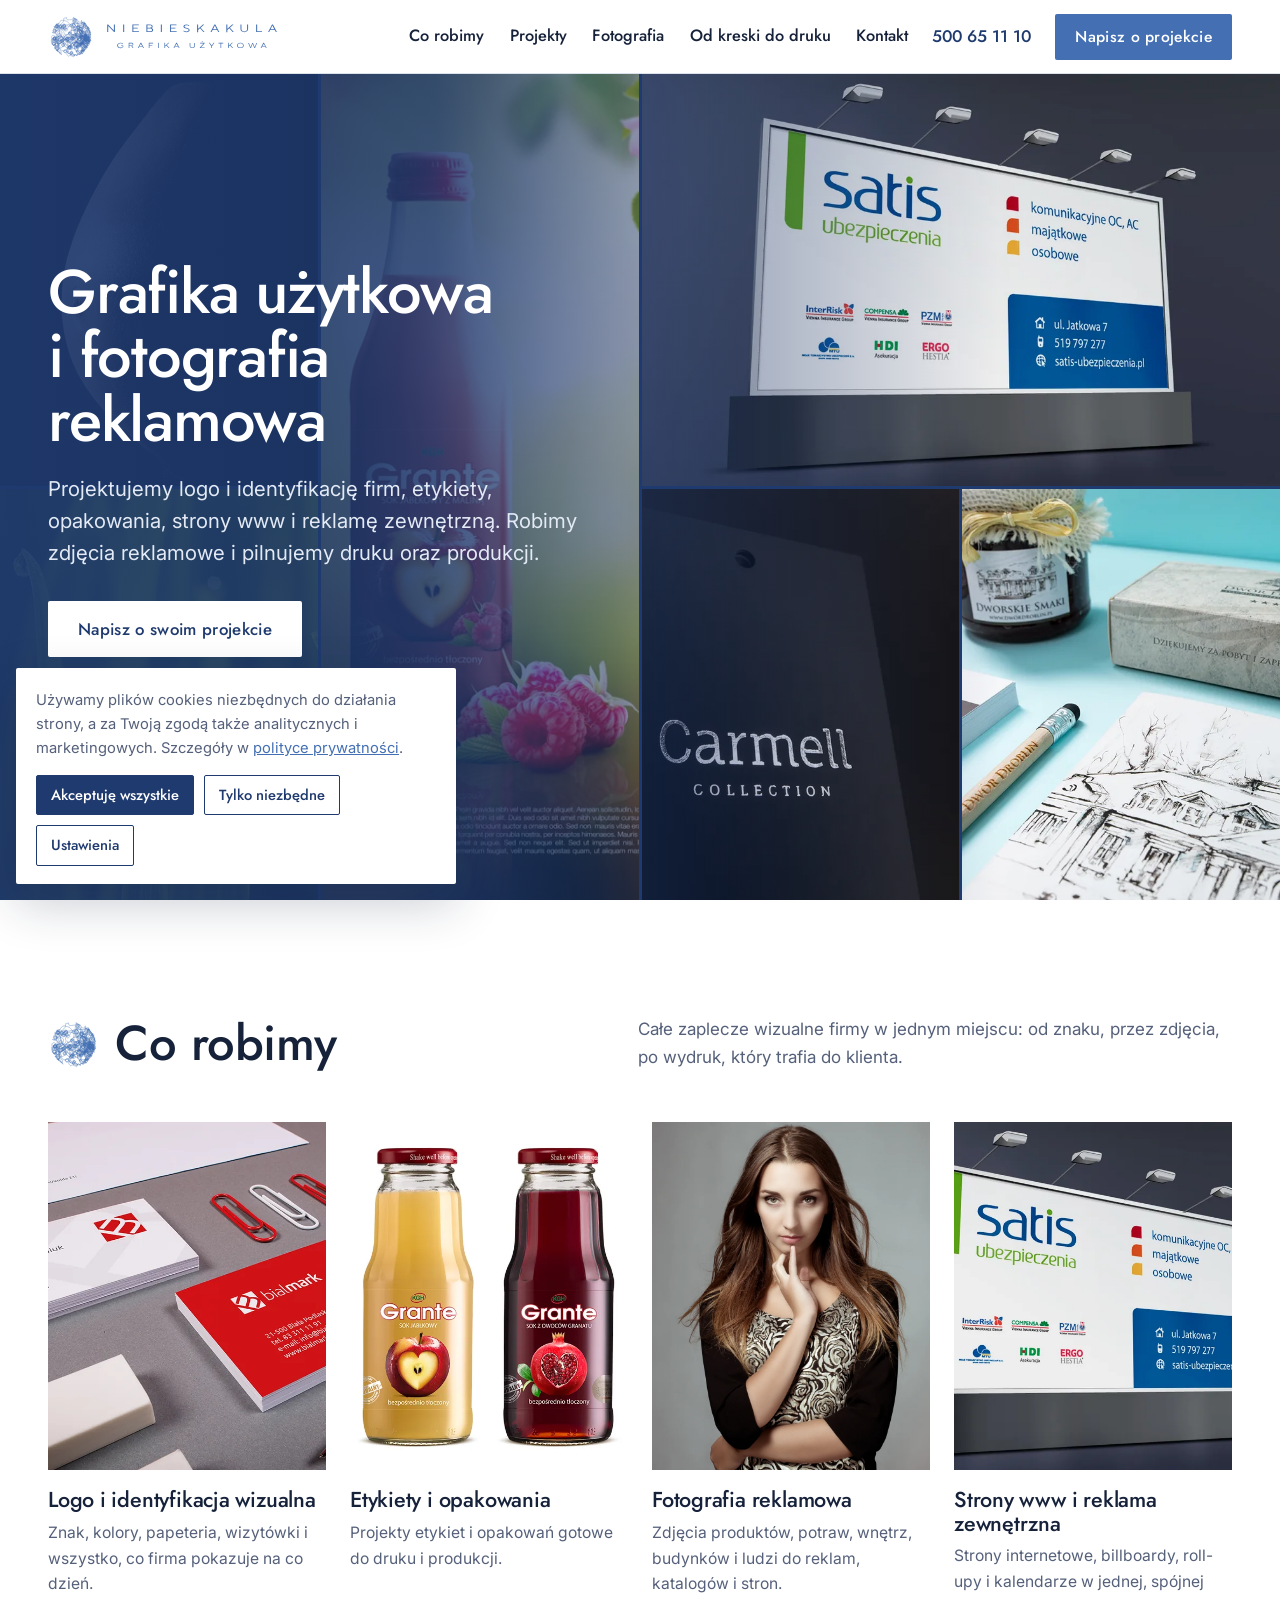
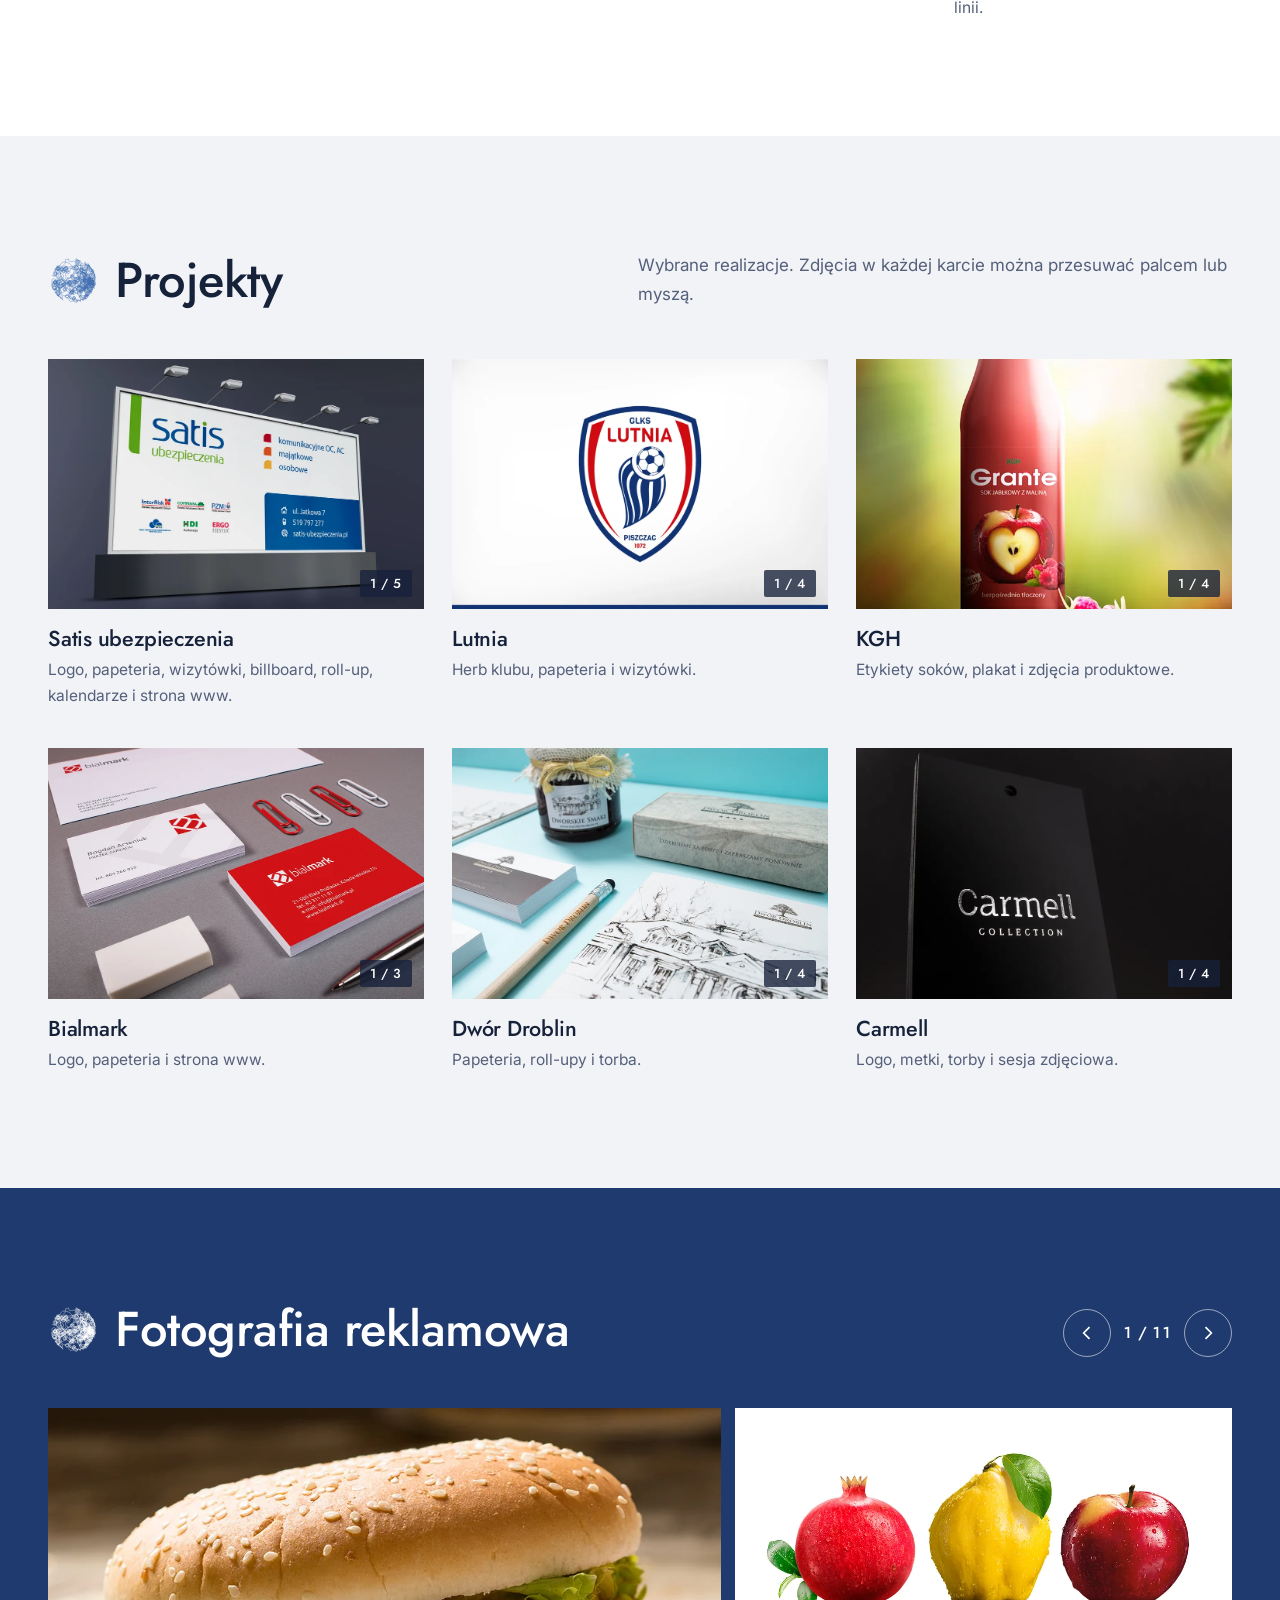
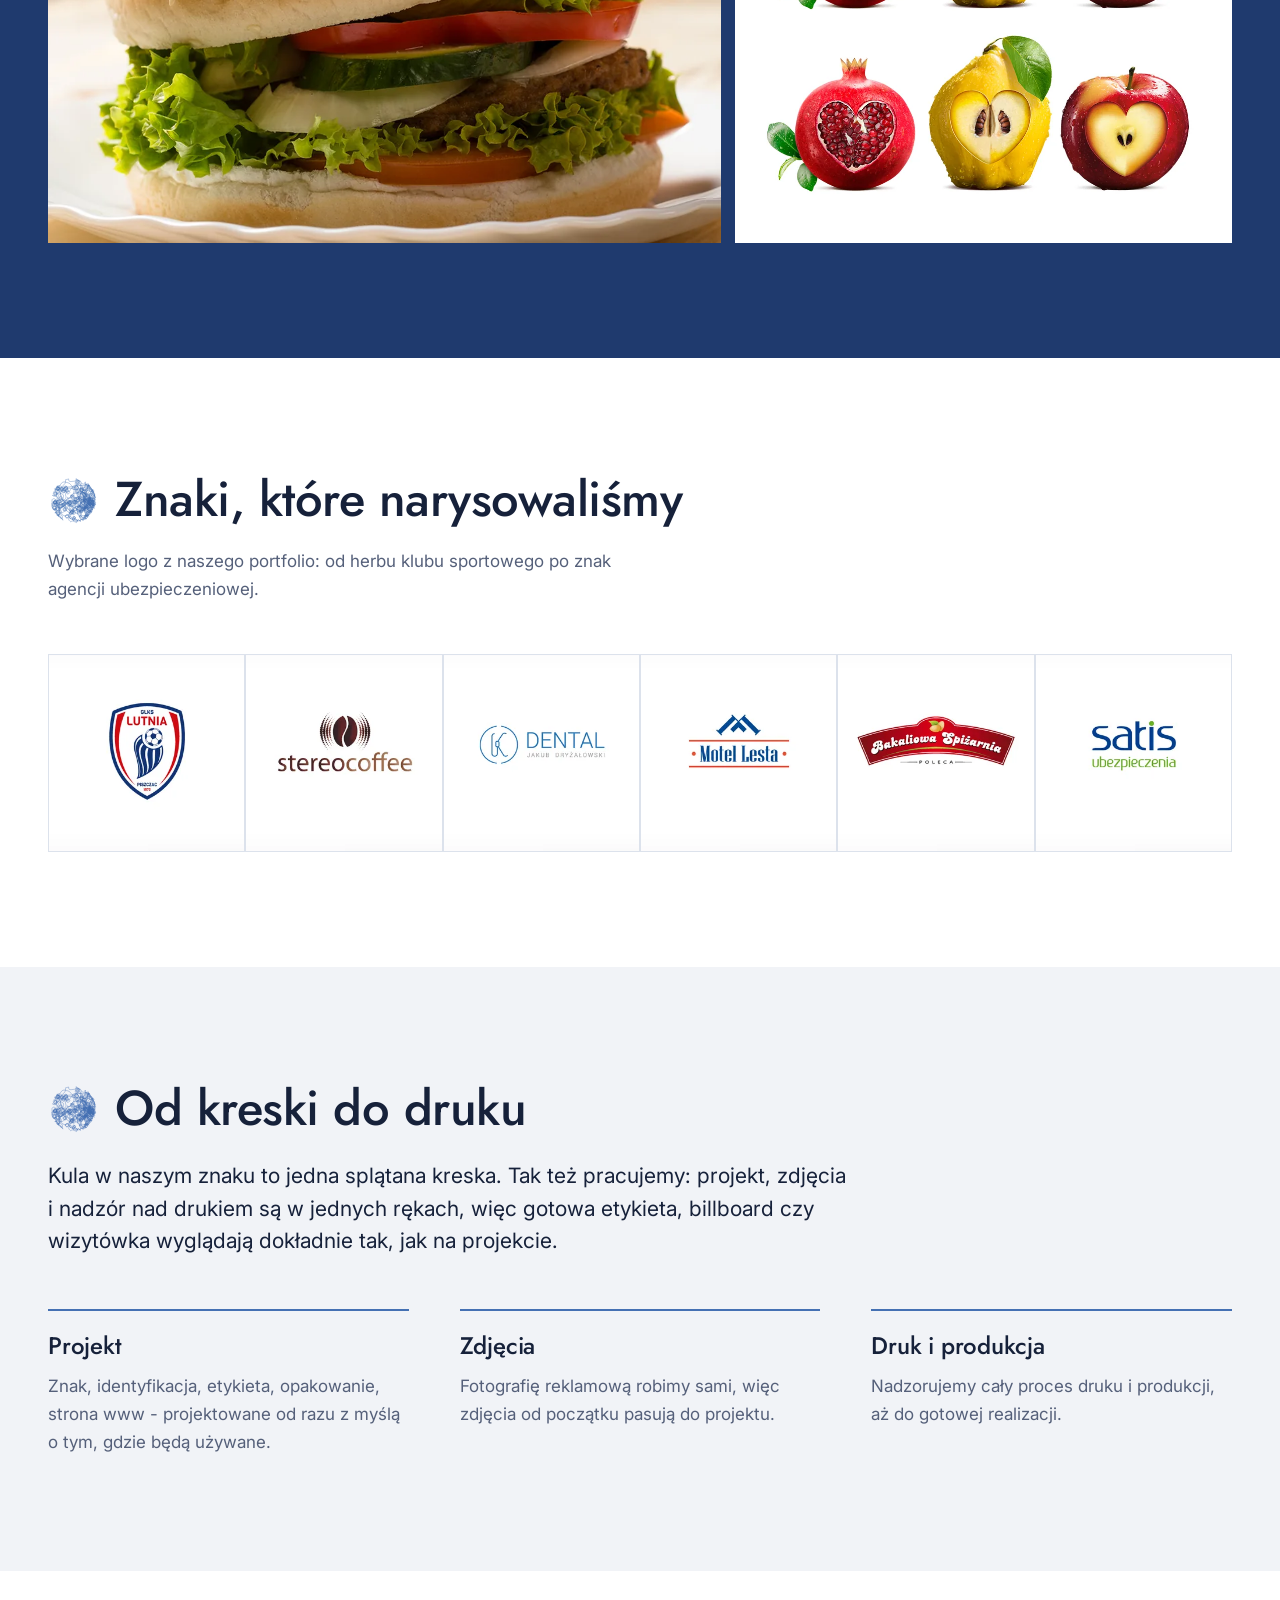
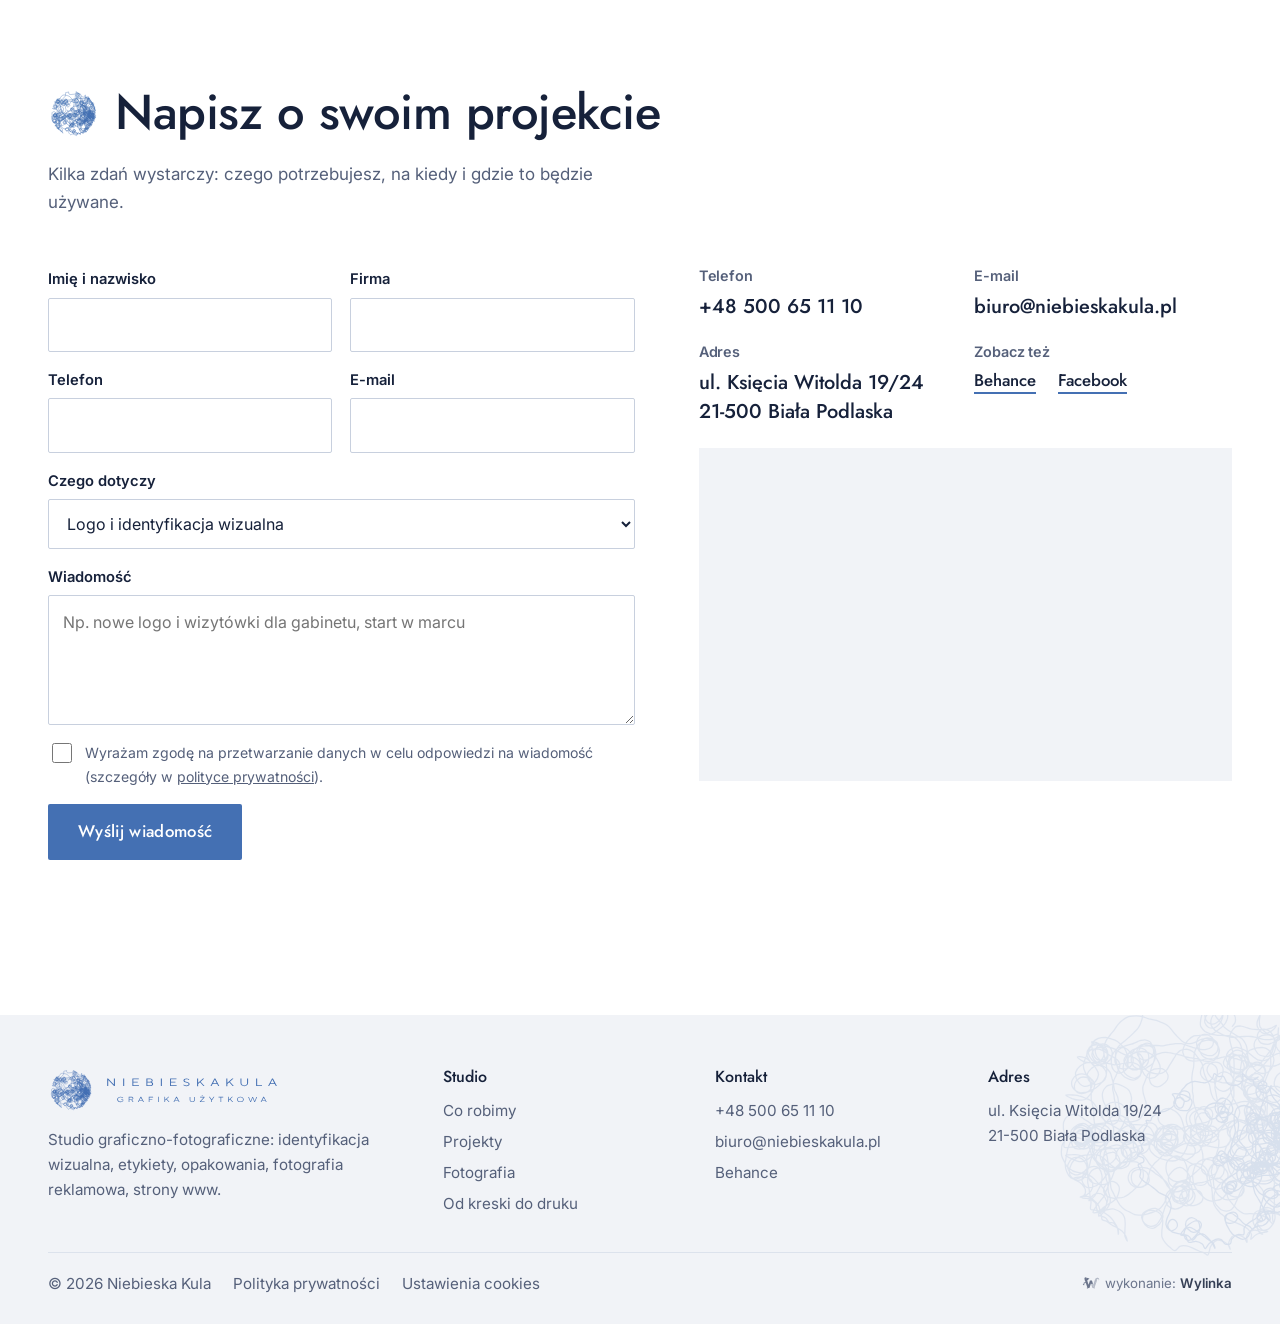
<file: index.html>
<!doctype html>
<html lang="pl">
<head>
<meta charset="utf-8">
<meta name="viewport" content="width=device-width,initial-scale=1">
<meta name="robots" content="noindex,nofollow">
<title>Niebieska Kula - projektowanie graficzne i fotografia reklamowa, Biała Podlaska</title>
<meta name="description" content="Studio graficzno-fotograficzne z Białej Podlaskiej: logo i identyfikacja wizualna, etykiety i opakowania, fotografia reklamowa, strony www i reklama zewnętrzna. Nadzór nad drukiem i produkcją.">
<link rel="preconnect" href="https://fonts.googleapis.com"><link rel="preconnect" href="https://fonts.gstatic.com" crossorigin>
<link href="https://fonts.googleapis.com/css2?family=Inter:wght@400;600&family=Jost:wght@400;500&display=swap" rel="stylesheet">
<link rel="stylesheet" href="style.css">
<link rel="icon" href="img/kula-s.svg" type="image/svg+xml">
<script type="application/ld+json">{"@context":"https://schema.org","@type":"LocalBusiness","name":"Niebieska Kula","description":"Studio graficzno-fotograficzne: identyfikacja wizualna, etykiety, opakowania, fotografia reklamowa, strony www.","url":"https://niebieskakula.pl/","telephone":"+48500651110","email":"biuro@niebieskakula.pl","address":{"@type":"PostalAddress","streetAddress":"ul. Księcia Witolda 19/24","postalCode":"21-500","addressLocality":"Biała Podlaska","addressCountry":"PL"},"sameAs":["https://www.behance.net/niebieskakula"]}</script>
</head>
<body>
<svg width="0" height="0" style="position:absolute" aria-hidden="true"><defs>
<symbol id="wm" viewBox="0 7.5 229.6 35"><path d="M11.9,9.5v10.1h-1.2L3,11.5v8.1H1.6V9.5h1.2l7.7,8.1V9.5H11.9zM22.9,9.5h1.4v10.1h-1.4V9.5zM44,18.6v1h-8.8V9.5h8.6v1h-7.3v3.3h5.9v1h-5.9v3.7H44V18.6zM62.9,16.7c0,1.7-1.5,2.9-3.9,2.9h-5.1V9.5h4.9c2.1,0,3.5,1.2,3.5,2.6c0,1.6-1.4,2.1-1.4,2.1S62.9,14.9,62.9,16.7z M55.3,10.5v3.2h3.5c1.4,0,2.2-0.6,2.2-1.6c0-0.9-0.8-1.6-2.2-1.6C58.8,10.5,55.3,10.5,55.3,10.5z M59,18.6c1.5,0,2.5-0.8,2.5-1.9s-1-2-2.5-2h-3.8v3.9H59zM73.2,9.5h1.4v10.1h-1.4V9.5zM94.3,18.6v1h-8.8V9.5h8.6v1h-7.3v3.3h5.9v1h-5.9v3.7h7.5V18.6zM103.4,12.1c0-1.5,1.5-2.7,4.1-2.7c2.4,0,3.7,1.3,3.7,1.3l-0.9,0.7c0,0-0.9-1-2.8-1c-1.7,0-2.7,0.8-2.7,1.7c0,2.6,6.8,1.2,6.8,4.8c0,1.7-1.5,2.9-4.2,2.9c-2.9,0-4.2-1.5-4.2-1.5l0.8-0.7c0,0,1.1,1.2,3.4,1.2c1.9,0,2.9-0.8,2.9-1.9C110.3,14.3,103.4,15.7,103.4,12.1zM129.4,9.5h1.7l-4.8,4.2l5.2,5.9H130l-4.5-5.1l-2.5,2.2v3h-1.4V9.5h1.4v5.7L129.4,9.5zM142.3,16.8l-1.4,2.8h-1.4l5.2-10.1h1.3l5.2,10.1h-1.4l-1.4-2.8H142.3z M145.3,11l-2.4,4.8h4.9L145.3,11zM168.5,9.5h1.7l-4.8,4.2l5.2,5.9H169l-4.5-5.1l-2.5,2.2v3h-1.4V9.5h1.4v5.7L168.5,9.5zM188.3,15.7V9.5h1.4v6.1c0,2.2-2.3,4.1-5.1,4.1s-5.1-1.9-5.1-4.1V9.5h1.3v6.1c0,1.7,1.7,3.1,3.8,3.1C186.6,18.7,188.3,17.4,188.3,15.7zM200.4,19.6V9.5h1.4v9.1h6.5v1H200.4zM219.2,16.8l-1.4,2.8h-1.4l5.2-10.1h1.3l5.2,10.1h-1.4l-1.4-2.8H219.2z M222.1,11l-2.4,4.8h4.9L222.1,11zM19.5,34c2.3,0,3.5,1.5,3.5,1.5l-0.6,0.3c0,0-0.9-1.2-2.9-1.2S16,35.8,16,37.4s1.6,2.9,3.5,2.9s2.7-0.9,2.7-0.9v-1.3h-2v-0.7H23v2.2c0,0-1.3,1.5-3.6,1.5c-2.5,0-4.5-1.6-4.5-3.6C15.1,35.5,17,34,19.5,34zM33.8,34c1.6,0,2.7,0.9,2.7,2c0,1.6-1.8,2-1.8,2l2,2.9h-1l-1.9-2.8h-2.6v2.8h-0.9V34C30.3,34,33.8,34,33.8,34z M31.2,34.7v2.8h2.6c1,0,1.7-0.6,1.7-1.3c0-0.8-0.7-1.3-1.7-1.3h-2.6V34.7zM44.5,39l-1,1.9h-1l3.6-6.9H47l3.6,6.9h-1l-1-1.9C48.5,39,44.5,39,44.5,39z M46.5,35.1l-1.7,3.2h3.4L46.5,35.1zM62.9,34v0.7H58V37h3.9v0.7H58v3.1h-0.9v-6.9h5.8V34zM69.5,34h0.9v6.9h-0.9V34zM83.3,34h1.1l-3.2,2.9l3.6,4h-1.1l-3.1-3.5l-1.7,1.5v2h-0.9V34h0.9v3.9L83.3,34zM92.1,39l-1,1.9h-1l3.6-6.9h0.9l3.6,6.9h-1l-1-1.9H92.1z M94.1,35.1l-1.7,3.2h3.4L94.1,35.1zM117.8,38.2v-4.1h0.9v4.1c0,1.6-1.6,2.8-3.5,2.8c-1.9,0-3.5-1.2-3.5-2.8v-4.1h0.9v4.1c0,1.2,1.1,2.1,2.6,2.1C116.7,40.3,117.8,39.3,117.8,38.2zM125.6,34.7v-0.7h5.9v0.7l-5,5.5h5.1v0.7h-6.3v-0.7l5-5.5H125.6z M128.4,32c0.3,0,0.6,0.2,0.6,0.4c0,0.2-0.2,0.4-0.6,0.4c-0.3,0-0.6-0.2-0.6-0.4S128.2,32,128.4,32zM141.1,37.7l2.6-3.7h1l-3.2,4.5v2.5h-0.9v-2.5l-3.2-4.5h1L141.1,37.7L141.1,37.7zM156.5,34v0.7h-2.7v6.1h-0.9v-6.1h-2.7V34H156.5zM168.2,34h1.1l-3.2,2.9l3.6,4h-1.1l-3.1-3.5l-1.7,1.5v2h-0.9V34h0.9v3.9L168.2,34zM179.4,41c-2.5,0-4.5-1.6-4.5-3.6s2-3.6,4.5-3.6s4.5,1.6,4.5,3.6S181.9,41,179.4,41z M179.4,40.3c2,0,3.5-1.2,3.5-2.9s-1.6-2.9-3.5-2.9c-2,0-3.5,1.2-3.5,2.9S177.5,40.3,179.4,40.3zM195.7,35.2l-2.2,5.8h-0.9l-2.8-6.9h1l2.2,5.8l2.3-5.8h0.9l2.3,5.8l2.2-5.8h1l-2.8,6.9h-0.9L195.7,35.2zM208.5,39l-1,1.9h-1L210,34h0.9l3.6,6.9h-1l-1-1.9H208.5z M210.6,35.1l-1.7,3.2h3.4L210.6,35.1z"/></symbol>
<symbol id="fala" viewBox="0 0 120 10" preserveAspectRatio="none"><path d="M2 6.5C14 3 22 3.5 34 5.8S58 8.4 72 5.2 100 2.6 118 6" fill="none" stroke="currentColor" stroke-width="2.2" stroke-linecap="round"/></symbol>
</defs></svg>
<header class="hdr">
  <div class="wrap">
    <a class="logo" href="#top" aria-label="Niebieska Kula - grafika użytkowa"><img src="img/kula-s.svg" alt="" width="46" height="46"><svg viewBox="0 0 229.6 35" role="img" aria-label="Niebieska Kula, grafika użytkowa"><use href="#wm"/></svg></a>
    <nav class="nav" id="nav" aria-label="Menu główne">
      <a href="#co-robimy">Co robimy<svg aria-hidden="true"><use href="#fala"/></svg></a>
      <a href="#projekty">Projekty<svg aria-hidden="true"><use href="#fala"/></svg></a>
      <a href="#fotografia">Fotografia<svg aria-hidden="true"><use href="#fala"/></svg></a>
      <a href="#jak">Od kreski do druku<svg aria-hidden="true"><use href="#fala"/></svg></a>
      <a href="#kontakt">Kontakt<svg aria-hidden="true"><use href="#fala"/></svg></a>
      <a class="btn navcta" href="#kontakt">Napisz o projekcie</a>
    </nav>
    <a class="hdr-tel" href="tel:+48500651110">500 65 11 10</a>
    <a class="btn" href="#kontakt">Napisz o projekcie</a>
    <a class="tel-ico" href="tel:+48500651110" aria-label="Zadzwoń: 500 65 11 10"><svg viewBox="0 0 24 24" fill="none" stroke="currentColor" stroke-width="1.8" stroke-linejoin="round"><path d="M5 3h4l2 5-2.5 1.5a11 11 0 0 0 6 6L16 13l5 2v4a2 2 0 0 1-2 2A16 16 0 0 1 3 5a2 2 0 0 1 2-2z"/></svg></a>
    <button class="burger" id="burger" aria-label="Otwórz menu" aria-expanded="false" aria-controls="nav"><svg viewBox="0 0 24 24" fill="none" stroke="currentColor" stroke-width="2" stroke-linecap="round"><path d="M3 7h18M3 12h13M3 17h18"/></svg></button>
  </div>
</header>

<main id="top">
<section class="hero" aria-label="Wstęp">
  <div class="hero-media" aria-hidden="true">
    <figure class="t1"><img src="img/sesja-1.webp" alt="" width="1000" height="667"></figure>
    <figure class="t2"><img src="img/foto-3.webp" alt="" width="1000" height="647"></figure>
    <figure class="t3"><img src="img/kgh-plakat.webp" alt="" width="600" height="849" fetchpriority="high"></figure>
    <figure class="t4"><img src="img/satis-billboard.webp" alt="" width="1000" height="647" fetchpriority="high"></figure>
    <figure class="t5"><img src="img/carmell-metka.webp" alt="" width="1000" height="647" fetchpriority="high"></figure>
    <figure class="t6"><img src="img/droblin-1.webp" alt="" width="1000" height="647"></figure>
  </div>
  <div class="wrap hero-in">
    <h1>Grafika użytkowa i&nbsp;fotografia reklamowa</h1>
    <p class="lead">Projektujemy logo i identyfikację firm, etykiety, opakowania, strony www i reklamę zewnętrzną. Robimy zdjęcia reklamowe i pilnujemy druku oraz produkcji.</p>
    <a class="btn btn--light" href="#kontakt" id="heroCta">Napisz o swoim projekcie</a>
    <p class="loc"><img src="img/kula-ws.svg" alt="" width="30" height="30">Studio graficzno-fotograficzne, Biała Podlaska</p>
  </div>
</section>

<section class="sec" id="co-robimy">
  <div class="wrap">
    <div class="sec-head">
      <div class="t"><img src="img/kula-s.svg" alt="" width="54" height="54"><h2>Co robimy</h2></div>
      <p>Całe zaplecze wizualne firmy w jednym miejscu: od znaku, przez zdjęcia, po wydruk, który trafia do klienta.</p>
    </div>
    <div class="areas">
      <article class="area"><div class="ph"><img src="img/bialmark-papeteria.webp" alt="Papeteria i wizytówki Bialmark" loading="lazy" width="1000" height="647"></div><h3>Logo i identyfikacja wizualna</h3><p>Znak, kolory, papeteria, wizytówki i wszystko, co firma pokazuje na co dzień.</p></article>
      <article class="area"><div class="ph"><img src="img/kgh-butelki.webp" alt="Butelki soków z etykietami KGH" loading="lazy" width="1000" height="647"></div><h3>Etykiety i opakowania</h3><p>Projekty etykiet i opakowań gotowe do druku i produkcji.</p></article>
      <article class="area"><div class="ph"><img src="img/portret.webp" alt="Portret z sesji reklamowej" loading="lazy" width="900" height="1091"></div><h3>Fotografia reklamowa</h3><p>Zdjęcia produktów, potraw, wnętrz, budynków i ludzi do reklam, katalogów i stron.</p></article>
      <article class="area"><div class="ph"><img src="img/satis-billboard.webp" alt="Billboard Satis ubezpieczenia" loading="lazy" width="1000" height="647"></div><h3>Strony www i reklama zewnętrzna</h3><p>Strony internetowe, billboardy, roll-upy i kalendarze w jednej, spójnej linii.</p></article>
    </div>
  </div>
</section>

<section class="sec sec--grey" id="projekty">
  <div class="wrap">
    <div class="sec-head">
      <div class="t"><img src="img/kula-s.svg" alt="" width="54" height="54"><h2>Projekty</h2></div>
      <p>Wybrane realizacje. Zdjęcia w każdej karcie można przesuwać palcem lub myszą.</p>
    </div>
    <div class="works">
      <article class="work"><div class="gal"><div class="gal-track" tabindex="0" aria-label="Satis ubezpieczenia - zdjęcia, przewiń w bok"><img src="img/satis-billboard.webp" alt="Billboard Satis" loading="lazy" width="1000" height="647" draggable="false"><img src="img/satis-wizytowki.webp" alt="Wizytówki Satis" loading="lazy" width="1220" height="789" draggable="false"><img src="img/satis-rollup.webp" alt="Roll-up Satis" loading="lazy" width="600" height="789" draggable="false"><img src="img/satis-kalendarze.webp" alt="Kalendarze Satis" loading="lazy" width="1000" height="647" draggable="false"><img src="img/satis-www.webp" alt="Strona www Satis" loading="lazy" width="1000" height="647" draggable="false"></div><button type="button" class="p" aria-label="Poprzednie zdjęcie"><svg viewBox="0 0 24 24" fill="none" stroke="currentColor" stroke-width="2"><path d="M15 5l-7 7 7 7"/></svg></button><button type="button" class="n" aria-label="Następne zdjęcie"><svg viewBox="0 0 24 24" fill="none" stroke="currentColor" stroke-width="2"><path d="M9 5l7 7-7 7"/></svg></button><span class="cnt">1 / 5</span></div><h3>Satis ubezpieczenia</h3><p>Logo, papeteria, wizytówki, billboard, roll-up, kalendarze i strona www.</p></article>
      <article class="work"><div class="gal"><div class="gal-track" tabindex="0" aria-label="Lutnia - zdjęcia, przewiń w bok"><img src="img/lutnia-3.webp" alt="Herb klubu Lutnia" loading="lazy" width="1000" height="647" draggable="false"><img src="img/lutnia-1.webp" alt="Warianty herbu Lutnia" loading="lazy" width="1000" height="647" draggable="false"><img src="img/lutnia-5.webp" alt="Papeteria Lutnia" loading="lazy" width="1000" height="647" draggable="false"><img src="img/lutnia-6.webp" alt="Wizytówki Lutnia" loading="lazy" width="1000" height="647" draggable="false"></div><button type="button" class="p" aria-label="Poprzednie zdjęcie"><svg viewBox="0 0 24 24" fill="none" stroke="currentColor" stroke-width="2"><path d="M15 5l-7 7 7 7"/></svg></button><button type="button" class="n" aria-label="Następne zdjęcie"><svg viewBox="0 0 24 24" fill="none" stroke="currentColor" stroke-width="2"><path d="M9 5l7 7-7 7"/></svg></button><span class="cnt">1 / 4</span></div><h3>Lutnia</h3><p>Herb klubu, papeteria i wizytówki.</p></article>
      <article class="work"><div class="gal"><div class="gal-track" tabindex="0" aria-label="KGH - zdjęcia, przewiń w bok"><img src="img/kgh-plakat.webp" alt="Plakat soku" loading="lazy" width="600" height="849" draggable="false"><img src="img/kgh-etykiety.webp" alt="Etykiety soków" loading="lazy" width="1000" height="647" draggable="false"><img src="img/kgh-butelki.webp" alt="Butelki soków z etykietami" loading="lazy" width="1000" height="647" draggable="false"><img src="img/kgh-owoce.webp" alt="Zdjęcie owoców" loading="lazy" width="1000" height="865" draggable="false"></div><button type="button" class="p" aria-label="Poprzednie zdjęcie"><svg viewBox="0 0 24 24" fill="none" stroke="currentColor" stroke-width="2"><path d="M15 5l-7 7 7 7"/></svg></button><button type="button" class="n" aria-label="Następne zdjęcie"><svg viewBox="0 0 24 24" fill="none" stroke="currentColor" stroke-width="2"><path d="M9 5l7 7-7 7"/></svg></button><span class="cnt">1 / 4</span></div><h3>KGH</h3><p>Etykiety soków, plakat i zdjęcia produktowe.</p></article>
      <article class="work"><div class="gal"><div class="gal-track" tabindex="0" aria-label="Bialmark - zdjęcia, przewiń w bok"><img src="img/bialmark-papeteria.webp" alt="Papeteria Bialmark" loading="lazy" width="1000" height="647" draggable="false"><img src="img/bialmark-logo.webp" alt="Logo Bialmark" loading="lazy" width="1000" height="647" draggable="false"><img src="img/bialmark-www.webp" alt="Strona www Bialmark" loading="lazy" width="1000" height="647" draggable="false"></div><button type="button" class="p" aria-label="Poprzednie zdjęcie"><svg viewBox="0 0 24 24" fill="none" stroke="currentColor" stroke-width="2"><path d="M15 5l-7 7 7 7"/></svg></button><button type="button" class="n" aria-label="Następne zdjęcie"><svg viewBox="0 0 24 24" fill="none" stroke="currentColor" stroke-width="2"><path d="M9 5l7 7-7 7"/></svg></button><span class="cnt">1 / 3</span></div><h3>Bialmark</h3><p>Logo, papeteria i strona www.</p></article>
      <article class="work"><div class="gal"><div class="gal-track" tabindex="0" aria-label="Dwór Droblin - zdjęcia, przewiń w bok"><img src="img/droblin-1.webp" alt="Papeteria Dwór Droblin" loading="lazy" width="1000" height="647" draggable="false"><img src="img/droblin-2.webp" alt="Materiały Dwór Droblin" loading="lazy" width="1000" height="647" draggable="false"><img src="img/droblin-rollup.webp" alt="Roll-upy Dwór Droblin" loading="lazy" width="1000" height="647" draggable="false"><img src="img/droblin-torba.webp" alt="Torba Dwór Droblin" loading="lazy" width="600" height="938" draggable="false"></div><button type="button" class="p" aria-label="Poprzednie zdjęcie"><svg viewBox="0 0 24 24" fill="none" stroke="currentColor" stroke-width="2"><path d="M15 5l-7 7 7 7"/></svg></button><button type="button" class="n" aria-label="Następne zdjęcie"><svg viewBox="0 0 24 24" fill="none" stroke="currentColor" stroke-width="2"><path d="M9 5l7 7-7 7"/></svg></button><span class="cnt">1 / 4</span></div><h3>Dwór Droblin</h3><p>Papeteria, roll-upy i torba.</p></article>
      <article class="work"><div class="gal"><div class="gal-track" tabindex="0" aria-label="Carmell - zdjęcia, przewiń w bok"><img src="img/carmell-metka.webp" alt="Metka Carmell" loading="lazy" width="1000" height="647" draggable="false"><img src="img/carmell-torba.webp" alt="Torby Carmell" loading="lazy" width="1000" height="647" draggable="false"><img src="img/carmell-logo.webp" alt="Logo Carmell" loading="lazy" width="1000" height="647" draggable="false"><img src="img/carmell-foto.webp" alt="Sesja Carmell" loading="lazy" width="1000" height="711" draggable="false"></div><button type="button" class="p" aria-label="Poprzednie zdjęcie"><svg viewBox="0 0 24 24" fill="none" stroke="currentColor" stroke-width="2"><path d="M15 5l-7 7 7 7"/></svg></button><button type="button" class="n" aria-label="Następne zdjęcie"><svg viewBox="0 0 24 24" fill="none" stroke="currentColor" stroke-width="2"><path d="M9 5l7 7-7 7"/></svg></button><span class="cnt">1 / 4</span></div><h3>Carmell</h3><p>Logo, metki, torby i sesja zdjęciowa.</p></article>
    </div>
  </div>
</section>

<section class="sec sec--navy" id="fotografia">
  <div class="wrap">
    <div class="sec-head">
      <div class="t"><img src="img/kula-ws.svg" alt="" width="54" height="54"><h2>Fotografia reklamowa</h2></div>
      <div class="rail-ctl" data-for="railFoto"><button type="button" class="prev" aria-label="Poprzednie zdjęcie"><svg viewBox="0 0 24 24" fill="none" stroke="currentColor" stroke-width="2"><path d="M15 5l-7 7 7 7"/></svg></button><span class="cnt" aria-live="polite">1 / 11</span><button type="button" class="next" aria-label="Następne zdjęcie"><svg viewBox="0 0 24 24" fill="none" stroke="currentColor" stroke-width="2"><path d="M9 5l7 7-7 7"/></svg></button></div>
    </div>
    <div class="rail" id="railFoto" tabindex="0" aria-label="Zdjęcia - przewiń w bok">
      <figure><img src="img/foto-4.webp" alt="Zdjęcie reklamowe burgera" loading="lazy" width="1000" height="647"></figure>
      <figure><img src="img/kgh-owoce.webp" alt="Granaty, pigwy i jabłka przekrojone w kształt serca" loading="lazy" width="1000" height="865"></figure>
      <figure><img src="img/foto-6.webp" alt="Recepcja hotelu Lotos" loading="lazy" width="1000" height="647"></figure>
      <figure><img src="img/carmell-foto.webp" alt="Sesja modowa Carmell" loading="lazy" width="1000" height="711"></figure>
      <figure><img src="img/foto-1.webp" alt="Ziarna kawy na białym tle" loading="lazy" width="1000" height="647"></figure>
      <figure><img src="img/foto-10.webp" alt="Nowoczesny budynek z czerwoną elewacją" loading="lazy" width="1000" height="647"></figure>
      <figure><img src="img/sesja-1.webp" alt="Sesja ciążowa na czarnym tle" loading="lazy" width="1000" height="667"></figure>
      <figure><img src="img/foto-5.webp" alt="Danie z naleśnikami" loading="lazy" width="1000" height="647"></figure>
      <figure><img src="img/foto-7.webp" alt="Wnętrze kaplicy" loading="lazy" width="1000" height="647"></figure>
      <figure><img src="img/foto-2.webp" alt="Sesja rodzinna z literami imienia dziecka" loading="lazy" width="1000" height="647"></figure>
      <figure><img src="img/foto-8.webp" alt="Zdjęcie produktowe detalu" loading="lazy" width="1000" height="647"></figure>
    </div>
  </div>
</section>

<section class="sec" id="logo">
  <div class="wrap">
    <div class="sec-head">
      <div class="t"><img src="img/kula-s.svg" alt="" width="54" height="54"><h2>Znaki, które narysowaliśmy</h2></div>
      <p>Wybrane logo z naszego portfolio: od herbu klubu sportowego po znak agencji ubezpieczeniowej.</p>
    </div>
    <div class="logos">
      <figure><img src="img/logo-lutnia.webp" alt="Logo klubu Lutnia" loading="lazy" width="700" height="453"></figure>
      <figure><img src="img/logo-stereo.webp" alt="Logo Stereo Coffee" loading="lazy" width="700" height="453"></figure>
      <figure><img src="img/logo-kdental.webp" alt="Logo K Dental" loading="lazy" width="700" height="453"></figure>
      <figure><img src="img/logo-lesta.webp" alt="Logo Motel Lesta" loading="lazy" width="700" height="453"></figure>
      <figure><img src="img/logo-bakaliowa.webp" alt="Logo Bakaliowa Spiżarnia" loading="lazy" width="700" height="453"></figure>
      <figure><img src="img/logo-satis.webp" alt="Logo Satis ubezpieczenia" loading="lazy" width="700" height="453"></figure>
    </div>
  </div>
</section>

<section class="sec sec--grey" id="jak">
  <div class="wrap">
    <div class="sec-head" style="margin-bottom:24px"><div class="t"><img src="img/kula-s.svg" alt="" width="54" height="54"><h2>Od kreski do druku</h2></div></div>
    <p class="proc-lead">Kula w naszym znaku to jedna splątana kreska. Tak też pracujemy: projekt, zdjęcia i nadzór nad drukiem są w jednych rękach, więc gotowa etykieta, billboard czy wizytówka wyglądają dokładnie tak, jak na projekcie.</p>
    <div class="proc">
      <div><h3>Projekt</h3><p>Znak, identyfikacja, etykieta, opakowanie, strona www - projektowane od razu z myślą o tym, gdzie będą używane.</p></div>
      <div><h3>Zdjęcia</h3><p>Fotografię reklamową robimy sami, więc zdjęcia od początku pasują do projektu.</p></div>
      <div><h3>Druk i produkcja</h3><p>Nadzorujemy cały proces druku i produkcji, aż do gotowej realizacji.</p></div>
    </div>
  </div>
</section>

<section class="sec" id="kontakt">
  <div class="wrap">
    <div class="sec-head"><div class="t"><img src="img/kula-s.svg" alt="" width="54" height="54"><h2>Napisz o swoim projekcie</h2></div><p>Kilka zdań wystarczy: czego potrzebujesz, na kiedy i gdzie to będzie używane.</p></div>
    <div class="contact">
      <form id="form" novalidate>
        <label>Imię i nazwisko<input name="imie" autocomplete="name" required></label>
        <label>Firma<input name="firma" autocomplete="organization"></label>
        <label>Telefon<input name="tel" type="tel" autocomplete="tel"></label>
        <label>E-mail<input name="email" type="email" autocomplete="email" required></label>
        <label class="full">Czego dotyczy
          <select name="temat"><option>Logo i identyfikacja wizualna</option><option>Etykiety i opakowania</option><option>Fotografia reklamowa</option><option>Strona www</option><option>Reklama zewnętrzna i druk</option><option>Coś innego</option></select></label>
        <label class="full">Wiadomość<textarea name="msg" placeholder="Np. nowe logo i wizytówki dla gabinetu, start w marcu"></textarea></label>
        <label class="chk"><input type="checkbox" required><span>Wyrażam zgodę na przetwarzanie danych w celu odpowiedzi na wiadomość (szczegóły w <a href="polityka.html">polityce prywatności</a>).</span></label>
        <button class="btn" type="submit">Wyślij wiadomość</button>
        <p class="form-msg" id="formMsg" role="status"></p>
      </form>
      <div class="cdata">
        <div class="row">
          <div><h3>Telefon</h3><a href="tel:+48500651110">+48 500 65 11 10</a></div>
          <div><h3>E-mail</h3><a href="mailto:biuro@niebieskakula.pl">biuro@niebieskakula.pl</a></div>
        </div>
        <div class="row">
          <div><h3>Adres</h3><address>ul. Księcia Witolda 19/24<br>21-500 Biała Podlaska</address></div>
          <div><h3>Zobacz też</h3><div class="soc"><a href="https://www.behance.net/niebieskakula" target="_blank" rel="noopener">Behance</a><a href="https://www.facebook.com/pages/Niebieskakula/1602188340047178" target="_blank" rel="noopener">Facebook</a></div></div>
        </div>
        <div class="map"><iframe title="Mapa - ul. Księcia Witolda 19, Biała Podlaska" src="https://www.google.com/maps?q=ul.+Ksi%C4%99cia+Witolda+19,+21-500+Bia%C5%82a+Podlaska&amp;z=16&amp;output=embed" referrerpolicy="no-referrer-when-downgrade"></iframe></div>
      </div>
    </div>
  </div>
</section>
</main>

<footer class="ftr">
  <img class="bigball" src="img/kula.svg" alt="" width="300" height="300" loading="lazy">
  <div class="wrap">
    <div class="cols">
      <div><a class="logo" href="#top" aria-label="Niebieska Kula"><img src="img/kula-s.svg" alt="" width="46" height="46"><svg viewBox="0 0 229.6 35" role="img" aria-label="Niebieska Kula, grafika użytkowa"><use href="#wm"/></svg></a><p style="margin-top:14px;max-width:36ch">Studio graficzno-fotograficzne: identyfikacja wizualna, etykiety, opakowania, fotografia reklamowa, strony www.</p></div>
      <div><h4>Studio</h4><ul><li><a href="#co-robimy">Co robimy</a></li><li><a href="#projekty">Projekty</a></li><li><a href="#fotografia">Fotografia</a></li><li><a href="#jak">Od kreski do druku</a></li></ul></div>
      <div><h4>Kontakt</h4><ul><li><a href="tel:+48500651110">+48 500 65 11 10</a></li><li><a href="mailto:biuro@niebieskakula.pl">biuro@niebieskakula.pl</a></li><li><a href="https://www.behance.net/niebieskakula" target="_blank" rel="noopener">Behance</a></li></ul></div>
      <div><h4>Adres</h4><p>ul. Księcia Witolda 19/24<br>21-500 Biała Podlaska</p></div>
    </div>
    <div class="bottom">
      <div class="l"><span>© <span class="yr">2026</span> Niebieska Kula</span><a href="polityka.html">Polityka prywatności</a><button class="linklike" type="button" data-ck-open>Ustawienia cookies</button></div>
      <a class="wylinka-badge" href="https://wylinka.pl/?utm_source=niebieskakula.pl&amp;utm_medium=stopka&amp;utm_campaign=wykonanie" rel="noopener" title="Strona wykonana przez Wylinka"><svg viewBox="0 0 64 64" aria-hidden="true" focusable="false" fill="currentColor"><path d="M9.8 22.8l-1.2-7.9 2.2-3.7 15.5 4.6-.5 1.5-7.2 5.5 4.7 15.6 5-15.6 7 0 4.1 12.7-4.2-.9-2.6 1.8-.8-2.2-5.3 15.6-4.3 0 .4 .2-2.1 2.8-1.3-1.1 1.1-1.4-3.1 .2-.1-1.7 2.2-.1-5.7-16.5-4.8 .6-.8 3.1 0 .5-.3 .5 .8 2.2-1.6 .5-.4-1.3-.8 1.6-1.5-.8 .8-1.6-1.4 .6-.6-1.6 2.3-.8 .2-.4 1.3-4.8 5.9-.8-2.4-6.9zM15.2 13.7l-.1-.4-.4 .8-.1 .8 .1 1 .1 .4 .3 .7 .3-.9 .1-.7 0-.8z"/><path class="wy-pod" d="M37.1 49.8l-4.5-13.3 2.6-1.8 4.2 .9 .9 2.8 3-9.7 0-.5 .1-.8 3.2-8.4 .5-1 .6-1 .9-1.1 1.3-1 1.1-.7 1.4-.5 1.4-.3 .7 0 .9 0 1.2 .3 1.4 .6 .8 .5 .7 .7 .6 .7 .5 .9 .3 .9 .1 .9 0 .8-.2 .9-.5 .9-.5 .6-.7 .5-.7 .3-.1-.1 0-.1 .5-.5 .3-.7 .2-.5 0-.6-.1-.6-.3-.7-.4-.5-.4-.4-.5-.3-.6-.3-.7 0-.7 .1-.6 .1-.5 .4-.5 .5-.3 .5-.2 .7-.1 1.5-1.4 5.1-.8 3.3-.3 .7-.5 .7-6 17.5 1.9 .1-.1 1.7-3.1-.2 1.1 1.4-1.3 1.1-2.1-2.8 .4-.2z"/><path class="wy-old" d="M40.8 50l.4-.2-4.1 0-4.2-12.5 2.5-1.7 4.3 .9 .6 1.9 .6-1.6 0-.3 2.4-7.8 0-.5 .1-.8 3.2-8.4 .4-.8 .6-.9 .9-1.2 .9-.9 1.3-.8 1.4-.6 1.2-.3 1.4-.1 1.3 .1 .6 .2 .8 .3 1.1 .6 .9 .7 .7 .9 .5 .9 .3 .9 .1 1.1-.1 .9-.3 .9-.4 .7-.6 .7-.6 .4-.6 .2-.1-.1 0-.1 .5-.5 .3-.7 .2-.5 0-.5-.1-.6-.2-.6-.3-.5-.4-.5-.5-.3-.6-.3-.7-.1-.6 0-.6 .1-.6 .3-.6 .5-.3 .4-.2 .5-.1 .5-.1 1.5-1.4 5.1-.8 3.3-.3 .7-.5 .7-6 17.5 1.9 .1-.1 1.7-3.1-.2 1.1 1.4-1.3 1.1zM49.6 17.1l.6 1.7-1.5 1.9 .4 .4 1.8-2.1-.7-2.1zM48.1 28.3l.5 1.8-1.7 1.8 .4 .4 1.9-2-.6-2.2zM37.9 41.7l1.7-1.5-.4-.4-1.7 1.4zM42.6 38.7l-1.5 2.8 1.1 2-1.3 2.6 .5 .2 1.5-2.8-1.1-2 1.4-2.5z"/></svg><span>wykonanie: <b>Wylinka</b></span></a>
    </div>
  </div>
</footer>

<div class="mob" id="mob"><a href="tel:+48500651110"><svg viewBox="0 0 24 24" fill="none" stroke="currentColor" stroke-width="2" stroke-linejoin="round"><path d="M5 3h4l2 5-2.5 1.5a11 11 0 0 0 6 6L16 13l5 2v4a2 2 0 0 1-2 2A16 16 0 0 1 3 5a2 2 0 0 1 2-2z"/></svg>Zadzwoń</a><a href="#kontakt">Napisz</a></div>

<div class="ck" id="ck" role="dialog" aria-label="Ustawienia plików cookies">
  <p>Używamy plików cookies niezbędnych do działania strony, a za Twoją zgodą także analitycznych i marketingowych. Szczegóły w <a href="polityka.html#cookies">polityce prywatności</a>.</p>
  <div class="opts">
    <label><input type="checkbox" checked disabled> Niezbędne (zawsze aktywne)</label>
    <label><input type="checkbox" id="ckA"> Analityczne</label>
    <label><input type="checkbox" id="ckM"> Marketingowe</label>
  </div>
  <div class="bt"><button class="pri" type="button" data-ck="all">Akceptuję wszystkie</button><button type="button" data-ck="min">Tylko niezbędne</button><button type="button" data-ck="more">Ustawienia</button></div>
</div>
<script src="app.js"></script>
</body>
</html>
</file>
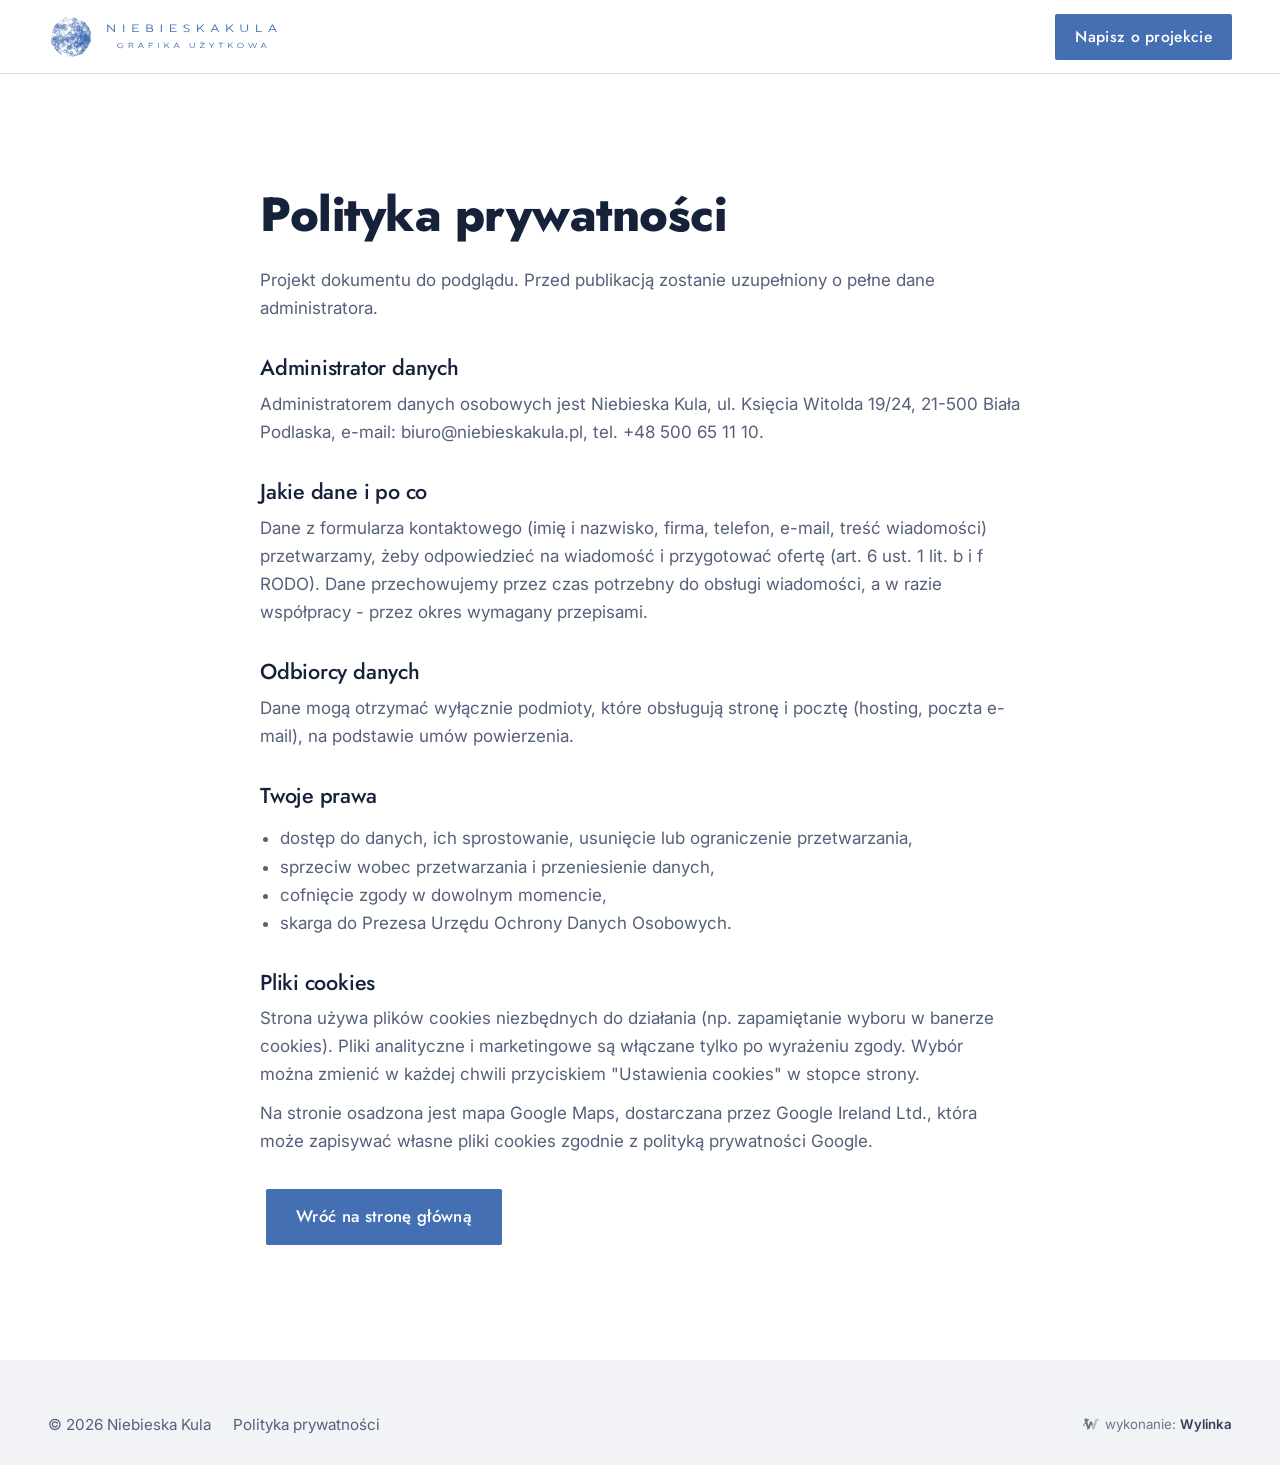
<file: polityka.html>
<!doctype html>
<html lang="pl"><head><meta charset="utf-8"><meta name="viewport" content="width=device-width,initial-scale=1"><meta name="robots" content="noindex,nofollow">
<title>Polityka prywatności - Niebieska Kula</title>
<link rel="preconnect" href="https://fonts.googleapis.com"><link rel="preconnect" href="https://fonts.gstatic.com" crossorigin>
<link href="https://fonts.googleapis.com/css2?family=Inter:wght@400;600&family=Jost:wght@400;500&display=swap" rel="stylesheet">
<link rel="stylesheet" href="style.css">
<style>.doc{max-width:760px}.doc h1{font-size:clamp(2rem,1.4rem + 2vw,3rem);font-weight:800;margin-bottom:24px}.doc h2{font-size:1.35rem;margin:34px 0 10px}.doc p,.doc li{color:var(--muted)}.doc p+p{margin-top:10px}.doc ul{padding-left:20px}</style>
</head><body>
<header class="hdr"><div class="wrap"><a class="logo" href="index.html" aria-label="Niebieska Kula - strona główna"><img src="img/kula-s.svg" alt="" width="46" height="46"><svg viewBox="0 7.5 229.6 35" role="img" aria-label="Niebieska Kula, grafika użytkowa"><path d="M11.9,9.5v10.1h-1.2L3,11.5v8.1H1.6V9.5h1.2l7.7,8.1V9.5H11.9zM22.9,9.5h1.4v10.1h-1.4V9.5zM44,18.6v1h-8.8V9.5h8.6v1h-7.3v3.3h5.9v1h-5.9v3.7H44V18.6zM62.9,16.7c0,1.7-1.5,2.9-3.9,2.9h-5.1V9.5h4.9c2.1,0,3.5,1.2,3.5,2.6c0,1.6-1.4,2.1-1.4,2.1S62.9,14.9,62.9,16.7z M55.3,10.5v3.2h3.5c1.4,0,2.2-0.6,2.2-1.6c0-0.9-0.8-1.6-2.2-1.6C58.8,10.5,55.3,10.5,55.3,10.5z M59,18.6c1.5,0,2.5-0.8,2.5-1.9s-1-2-2.5-2h-3.8v3.9H59zM73.2,9.5h1.4v10.1h-1.4V9.5zM94.3,18.6v1h-8.8V9.5h8.6v1h-7.3v3.3h5.9v1h-5.9v3.7h7.5V18.6zM103.4,12.1c0-1.5,1.5-2.7,4.1-2.7c2.4,0,3.7,1.3,3.7,1.3l-0.9,0.7c0,0-0.9-1-2.8-1c-1.7,0-2.7,0.8-2.7,1.7c0,2.6,6.8,1.2,6.8,4.8c0,1.7-1.5,2.9-4.2,2.9c-2.9,0-4.2-1.5-4.2-1.5l0.8-0.7c0,0,1.1,1.2,3.4,1.2c1.9,0,2.9-0.8,2.9-1.9C110.3,14.3,103.4,15.7,103.4,12.1zM129.4,9.5h1.7l-4.8,4.2l5.2,5.9H130l-4.5-5.1l-2.5,2.2v3h-1.4V9.5h1.4v5.7L129.4,9.5zM142.3,16.8l-1.4,2.8h-1.4l5.2-10.1h1.3l5.2,10.1h-1.4l-1.4-2.8H142.3z M145.3,11l-2.4,4.8h4.9L145.3,11zM168.5,9.5h1.7l-4.8,4.2l5.2,5.9H169l-4.5-5.1l-2.5,2.2v3h-1.4V9.5h1.4v5.7L168.5,9.5zM188.3,15.7V9.5h1.4v6.1c0,2.2-2.3,4.1-5.1,4.1s-5.1-1.9-5.1-4.1V9.5h1.3v6.1c0,1.7,1.7,3.1,3.8,3.1C186.6,18.7,188.3,17.4,188.3,15.7zM200.4,19.6V9.5h1.4v9.1h6.5v1H200.4zM219.2,16.8l-1.4,2.8h-1.4l5.2-10.1h1.3l5.2,10.1h-1.4l-1.4-2.8H219.2z M222.1,11l-2.4,4.8h4.9L222.1,11zM19.5,34c2.3,0,3.5,1.5,3.5,1.5l-0.6,0.3c0,0-0.9-1.2-2.9-1.2S16,35.8,16,37.4s1.6,2.9,3.5,2.9s2.7-0.9,2.7-0.9v-1.3h-2v-0.7H23v2.2c0,0-1.3,1.5-3.6,1.5c-2.5,0-4.5-1.6-4.5-3.6C15.1,35.5,17,34,19.5,34zM33.8,34c1.6,0,2.7,0.9,2.7,2c0,1.6-1.8,2-1.8,2l2,2.9h-1l-1.9-2.8h-2.6v2.8h-0.9V34C30.3,34,33.8,34,33.8,34z M31.2,34.7v2.8h2.6c1,0,1.7-0.6,1.7-1.3c0-0.8-0.7-1.3-1.7-1.3h-2.6V34.7zM44.5,39l-1,1.9h-1l3.6-6.9H47l3.6,6.9h-1l-1-1.9C48.5,39,44.5,39,44.5,39z M46.5,35.1l-1.7,3.2h3.4L46.5,35.1zM62.9,34v0.7H58V37h3.9v0.7H58v3.1h-0.9v-6.9h5.8V34zM69.5,34h0.9v6.9h-0.9V34zM83.3,34h1.1l-3.2,2.9l3.6,4h-1.1l-3.1-3.5l-1.7,1.5v2h-0.9V34h0.9v3.9L83.3,34zM92.1,39l-1,1.9h-1l3.6-6.9h0.9l3.6,6.9h-1l-1-1.9H92.1z M94.1,35.1l-1.7,3.2h3.4L94.1,35.1zM117.8,38.2v-4.1h0.9v4.1c0,1.6-1.6,2.8-3.5,2.8c-1.9,0-3.5-1.2-3.5-2.8v-4.1h0.9v4.1c0,1.2,1.1,2.1,2.6,2.1C116.7,40.3,117.8,39.3,117.8,38.2zM125.6,34.7v-0.7h5.9v0.7l-5,5.5h5.1v0.7h-6.3v-0.7l5-5.5H125.6z M128.4,32c0.3,0,0.6,0.2,0.6,0.4c0,0.2-0.2,0.4-0.6,0.4c-0.3,0-0.6-0.2-0.6-0.4S128.2,32,128.4,32zM141.1,37.7l2.6-3.7h1l-3.2,4.5v2.5h-0.9v-2.5l-3.2-4.5h1L141.1,37.7L141.1,37.7zM156.5,34v0.7h-2.7v6.1h-0.9v-6.1h-2.7V34H156.5zM168.2,34h1.1l-3.2,2.9l3.6,4h-1.1l-3.1-3.5l-1.7,1.5v2h-0.9V34h0.9v3.9L168.2,34zM179.4,41c-2.5,0-4.5-1.6-4.5-3.6s2-3.6,4.5-3.6s4.5,1.6,4.5,3.6S181.9,41,179.4,41z M179.4,40.3c2,0,3.5-1.2,3.5-2.9s-1.6-2.9-3.5-2.9c-2,0-3.5,1.2-3.5,2.9S177.5,40.3,179.4,40.3zM195.7,35.2l-2.2,5.8h-0.9l-2.8-6.9h1l2.2,5.8l2.3-5.8h0.9l2.3,5.8l2.2-5.8h1l-2.8,6.9h-0.9L195.7,35.2zM208.5,39l-1,1.9h-1L210,34h0.9l3.6,6.9h-1l-1-1.9H208.5z M210.6,35.1l-1.7,3.2h3.4L210.6,35.1z"/></svg></a><a class="btn" style="margin-left:auto" href="index.html#kontakt">Napisz o projekcie</a></div></header>
<main class="sec"><div class="wrap doc">
<h1>Polityka prywatności</h1>
<p>Projekt dokumentu do podglądu. Przed publikacją zostanie uzupełniony o pełne dane administratora.</p>
<h2>Administrator danych</h2>
<p>Administratorem danych osobowych jest Niebieska Kula, ul. Księcia Witolda 19/24, 21-500 Biała Podlaska, e-mail: biuro@niebieskakula.pl, tel. +48 500 65 11 10.</p>
<h2>Jakie dane i po co</h2>
<p>Dane z formularza kontaktowego (imię i nazwisko, firma, telefon, e-mail, treść wiadomości) przetwarzamy, żeby odpowiedzieć na wiadomość i przygotować ofertę (art. 6 ust. 1 lit. b i f RODO). Dane przechowujemy przez czas potrzebny do obsługi wiadomości, a w razie współpracy - przez okres wymagany przepisami.</p>
<h2>Odbiorcy danych</h2>
<p>Dane mogą otrzymać wyłącznie podmioty, które obsługują stronę i pocztę (hosting, poczta e-mail), na podstawie umów powierzenia.</p>
<h2>Twoje prawa</h2>
<ul><li>dostęp do danych, ich sprostowanie, usunięcie lub ograniczenie przetwarzania,</li><li>sprzeciw wobec przetwarzania i przeniesienie danych,</li><li>cofnięcie zgody w dowolnym momencie,</li><li>skarga do Prezesa Urzędu Ochrony Danych Osobowych.</li></ul>
<h2 id="cookies">Pliki cookies</h2>
<p>Strona używa plików cookies niezbędnych do działania (np. zapamiętanie wyboru w banerze cookies). Pliki analityczne i marketingowe są włączane tylko po wyrażeniu zgody. Wybór można zmienić w każdej chwili przyciskiem "Ustawienia cookies" w stopce strony.</p>
<p>Na stronie osadzona jest mapa Google Maps, dostarczana przez Google Ireland Ltd., która może zapisywać własne pliki cookies zgodnie z polityką prywatności Google.</p>
<p><a class="btn btn--ink" style="margin-top:24px;margin-left:6px" href="index.html">Wróć na stronę główną</a></p>
</div></main>
<footer class="ftr"><div class="wrap"><div class="bottom" style="margin-top:0;border:0;padding-top:0"><div class="l"><span>© <span class="yr">2026</span> Niebieska Kula</span><a href="polityka.html">Polityka prywatności</a></div><a class="wylinka-badge" href="https://wylinka.pl/?utm_source=niebieskakula.pl&amp;utm_medium=stopka&amp;utm_campaign=wykonanie" rel="noopener" title="Strona wykonana przez Wylinka"><svg viewBox="0 0 64 64" aria-hidden="true" focusable="false" fill="currentColor"><path d="M9.8 22.8l-1.2-7.9 2.2-3.7 15.5 4.6-.5 1.5-7.2 5.5 4.7 15.6 5-15.6 7 0 4.1 12.7-4.2-.9-2.6 1.8-.8-2.2-5.3 15.6-4.3 0 .4 .2-2.1 2.8-1.3-1.1 1.1-1.4-3.1 .2-.1-1.7 2.2-.1-5.7-16.5-4.8 .6-.8 3.1 0 .5-.3 .5 .8 2.2-1.6 .5-.4-1.3-.8 1.6-1.5-.8 .8-1.6-1.4 .6-.6-1.6 2.3-.8 .2-.4 1.3-4.8 5.9-.8-2.4-6.9zM15.2 13.7l-.1-.4-.4 .8-.1 .8 .1 1 .1 .4 .3 .7 .3-.9 .1-.7 0-.8z"/><path class="wy-pod" d="M37.1 49.8l-4.5-13.3 2.6-1.8 4.2 .9 .9 2.8 3-9.7 0-.5 .1-.8 3.2-8.4 .5-1 .6-1 .9-1.1 1.3-1 1.1-.7 1.4-.5 1.4-.3 .7 0 .9 0 1.2 .3 1.4 .6 .8 .5 .7 .7 .6 .7 .5 .9 .3 .9 .1 .9 0 .8-.2 .9-.5 .9-.5 .6-.7 .5-.7 .3-.1-.1 0-.1 .5-.5 .3-.7 .2-.5 0-.6-.1-.6-.3-.7-.4-.5-.4-.4-.5-.3-.6-.3-.7 0-.7 .1-.6 .1-.5 .4-.5 .5-.3 .5-.2 .7-.1 1.5-1.4 5.1-.8 3.3-.3 .7-.5 .7-6 17.5 1.9 .1-.1 1.7-3.1-.2 1.1 1.4-1.3 1.1-2.1-2.8 .4-.2z"/><path class="wy-old" d="M40.8 50l.4-.2-4.1 0-4.2-12.5 2.5-1.7 4.3 .9 .6 1.9 .6-1.6 0-.3 2.4-7.8 0-.5 .1-.8 3.2-8.4 .4-.8 .6-.9 .9-1.2 .9-.9 1.3-.8 1.4-.6 1.2-.3 1.4-.1 1.3 .1 .6 .2 .8 .3 1.1 .6 .9 .7 .7 .9 .5 .9 .3 .9 .1 1.1-.1 .9-.3 .9-.4 .7-.6 .7-.6 .4-.6 .2-.1-.1 0-.1 .5-.5 .3-.7 .2-.5 0-.5-.1-.6-.2-.6-.3-.5-.4-.5-.5-.3-.6-.3-.7-.1-.6 0-.6 .1-.6 .3-.6 .5-.3 .4-.2 .5-.1 .5-.1 1.5-1.4 5.1-.8 3.3-.3 .7-.5 .7-6 17.5 1.9 .1-.1 1.7-3.1-.2 1.1 1.4-1.3 1.1zM49.6 17.1l.6 1.7-1.5 1.9 .4 .4 1.8-2.1-.7-2.1zM48.1 28.3l.5 1.8-1.7 1.8 .4 .4 1.9-2-.6-2.2zM37.9 41.7l1.7-1.5-.4-.4-1.7 1.4zM42.6 38.7l-1.5 2.8 1.1 2-1.3 2.6 .5 .2 1.5-2.8-1.1-2 1.4-2.5z"/></svg><span>wykonanie: <b>Wylinka</b></span></a></div></div></footer>
<script>document.querySelectorAll('.yr').forEach(function(e){e.textContent=new Date().getFullYear();});</script>
</body></html>
</file>
<file: style.css>
:root{
  --blue:#4470B3; --blue-d:#335A96; --navy:#1F3A6E; --navy-2:#2A4A85; --text:#16213A; --muted:#55607A;
  --line:#DCE2EC; --grey:#F1F3F7; --white:#FFFFFF;
  --pad:clamp(16px,4vw,48px); --wrap:min(1440px, calc(100% - 2*var(--pad))); --hdr:74px;
  --fh:"Jost",system-ui,-apple-system,"Segoe UI",Roboto,sans-serif;
  --fb:"Inter",system-ui,-apple-system,"Segoe UI",Roboto,sans-serif;
}
*,*::before,*::after{box-sizing:border-box}
html{scroll-behavior:smooth;scroll-padding-top:calc(var(--hdr) + 8px);-webkit-text-size-adjust:100%}
body{margin:0;font:400 17px/1.65 var(--fb);color:var(--text);background:#fff;overflow-x:hidden}
img{display:block;max-width:100%;height:auto}
a{color:inherit}
h1,h2,h3{font-family:var(--fh);margin:0;line-height:1.1;font-weight:500;letter-spacing:-.01em}
h2{font-size:clamp(2rem,1.3rem + 2.2vw,3.3rem)}
h3{font-size:1.35rem;font-weight:500}
p{margin:0}
.wrap{width:var(--wrap);margin-inline:auto}

/* przycisk: prostokąt z odręcznym podkreśleniem kreski */
.btn{display:inline-flex;align-items:center;gap:.7em;min-height:56px;padding:0 30px;background:var(--blue);color:#fff;border:0;border-radius:2px;
  font:500 1.05rem/1 var(--fh);letter-spacing:.02em;text-decoration:none;cursor:pointer;white-space:nowrap;transition:background .2s}
.btn:hover{background:var(--blue-d)}
.btn:focus-visible{outline:3px solid var(--navy);outline-offset:3px}
.btn--light{background:#fff;color:var(--navy)}
.btn--light:hover{background:#E6ECF6}
.btn img{width:26px;height:26px}

/* kłębek przy nagłówkach */
.sec-head{display:flex;align-items:flex-end;justify-content:space-between;gap:20px 48px;flex-wrap:wrap;margin-bottom:clamp(28px,4vw,52px)}
.sec-head .t{display:flex;align-items:center;gap:16px}
.sec-head .t img{width:clamp(40px,4vw,54px);height:auto;flex:none}
.sec-head p{max-width:54ch;color:var(--muted)}
.kreska{display:block;width:120px;height:14px;color:var(--blue)}

/* nagłówek */
.hdr{position:sticky;top:0;z-index:50;height:var(--hdr);background:#fff;border-bottom:1px solid var(--line)}
.hdr .wrap{height:100%;display:flex;align-items:center;gap:24px}
.logo{display:flex;align-items:center;gap:12px;text-decoration:none;color:var(--blue);flex:none}
.logo img{width:46px;height:46px}
.logo svg{width:172px;height:auto;fill:currentColor}
.nav{display:flex;gap:clamp(16px,2vw,34px);margin-left:auto}
.nav a{position:relative;text-decoration:none;font:500 1.02rem/1 var(--fh);padding:10px 0}
.nav a svg{position:absolute;left:-4px;right:-4px;bottom:-2px;width:calc(100% + 8px);height:10px;color:var(--blue);opacity:0;transition:opacity .2s}
.nav a:hover svg,.nav a.on svg{opacity:1}
.hdr-tel{font:500 1.05rem/1 var(--fh);text-decoration:none;white-space:nowrap;color:var(--navy)}
.hdr .btn{min-height:46px;padding:0 20px;font-size:.98rem}
.burger,.tel-ico{display:none}
.nav .navcta{display:none}

/* pierwszy ekran: ściana projektów */
.hero{position:relative;min-height:calc(100svh - var(--hdr));display:flex;flex-direction:column;justify-content:center;color:#fff;overflow:hidden;background:var(--navy)}
.hero-media{position:absolute;inset:0;display:grid;grid-template-columns:repeat(4,minmax(0,1fr));grid-template-rows:repeat(2,minmax(0,1fr));gap:3px;background:var(--navy)}
.hero-media figure{margin:0;position:relative;min-width:0;min-height:0;overflow:hidden}
.hero-media img{position:absolute;inset:0;width:100%;height:100%;object-fit:cover}
.hero-media .t1{grid-column:1;grid-row:1}
.hero-media .t2{grid-column:1;grid-row:2}
.hero-media .t3{grid-column:2;grid-row:1/3}
.hero-media .t4{grid-column:3/5;grid-row:1}
.hero-media .t5{grid-column:3;grid-row:2}
.hero-media .t6{grid-column:4;grid-row:2}
.hero::after{content:"";position:absolute;inset:0;background:linear-gradient(90deg,rgba(31,58,110,.95) 0%,rgba(31,58,110,.86) 34%,rgba(31,58,110,.35) 58%,rgba(31,58,110,0) 78%)}
.hero-in{position:relative;z-index:2;padding-block:clamp(40px,6vh,80px)}
.hero h1{font-size:clamp(2.3rem,1.2rem + 3.3vw,4.8rem);font-weight:500;max-width:14ch;letter-spacing:-.02em;line-height:1.04}
.hero .lead{margin-top:clamp(16px,2.4vh,28px);font-size:clamp(1.05rem,.96rem + .4vw,1.3rem);line-height:1.55;max-width:42ch;color:#E3EAF6}
.hero .btn{margin-top:clamp(26px,3.6vh,42px)}
.hero .loc{margin-top:clamp(20px,3vh,32px);display:flex;align-items:center;gap:12px;font-size:.95rem;color:#C9D6EC}
.hero .loc img{width:30px;height:30px}

/* sekcje */
.sec{padding-block:clamp(64px,9vw,124px)}
.sec--grey{background:var(--grey)}
.sec--navy{background:var(--navy);color:#fff}
.sec--navy .sec-head p{color:#C9D6EC}

/* co robimy */
.areas{display:grid;grid-template-columns:repeat(4,minmax(0,1fr));gap:30px 24px}
.area{min-width:0}
.area .ph{aspect-ratio:4/5;overflow:hidden;background:var(--grey)}
.area .ph img{width:100%;height:100%;object-fit:cover;transition:transform .6s}
.area:hover .ph img{transform:scale(1.04)}
.area h3{margin-top:18px}
.area p{margin-top:8px;color:var(--muted);font-size:.98rem}

/* projekty z galerią w karcie */
.works{display:grid;grid-template-columns:repeat(3,minmax(0,1fr));gap:40px 28px}
.work{min-width:0}
.gal{position:relative;background:#fff}
.gal-track{display:flex;overflow-x:auto;scroll-snap-type:x mandatory;scrollbar-width:none;aspect-ratio:3/2;cursor:grab;overscroll-behavior-x:contain}
.gal-track::-webkit-scrollbar{display:none}
.gal-track.drag{cursor:grabbing;scroll-snap-type:none}
.gal-track img{flex:0 0 100%;width:100%;height:100%;object-fit:cover;scroll-snap-align:start;user-select:none;-webkit-user-drag:none}
.gal button{position:absolute;top:50%;transform:translateY(-50%);width:44px;height:44px;border-radius:50%;border:0;background:rgba(255,255,255,.92);color:var(--navy);cursor:pointer;opacity:0;transition:opacity .2s;display:flex;align-items:center;justify-content:center;box-shadow:0 4px 14px rgba(22,33,58,.18)}
.gal button svg{width:20px;height:20px}
.gal .p{left:12px}.gal .n{right:12px}
.gal:hover button,.gal button:focus-visible{opacity:1}
.gal .cnt{position:absolute;right:12px;bottom:12px;background:rgba(22,33,58,.78);color:#fff;font:500 .82rem/1 var(--fh);padding:7px 10px;border-radius:2px;letter-spacing:.04em}
.work h3{margin-top:18px}
.work p{margin-top:6px;color:var(--muted);font-size:.97rem}
@media (hover:none){.gal button{display:none}}

/* fotografia - rząd przewijany */
.rail{display:flex;gap:14px;overflow-x:auto;scroll-snap-type:x mandatory;scrollbar-width:none;cursor:grab;overscroll-behavior-x:contain}
.rail::-webkit-scrollbar{display:none}
.rail.drag{cursor:grabbing;scroll-snap-type:none}
.rail.drag *{pointer-events:none}
.rail figure{margin:0;flex:none;height:clamp(300px,34vw,520px);scroll-snap-align:start}
.rail img{height:100%;width:auto;max-width:none;user-select:none;-webkit-user-drag:none}
.rail-ctl{display:flex;align-items:center;gap:12px}
.rail-ctl button{width:48px;height:48px;border-radius:50%;border:1.5px solid rgba(255,255,255,.55);background:none;color:#fff;cursor:pointer;display:flex;align-items:center;justify-content:center}
.rail-ctl button:hover{background:rgba(255,255,255,.12);border-color:#fff}
.rail-ctl button svg{width:20px;height:20px}
.rail-ctl .cnt{font:500 1rem/1 var(--fh);min-width:4.5ch;text-align:center;font-variant-numeric:tabular-nums}

/* logo */
.logos{display:grid;grid-template-columns:repeat(6,minmax(0,1fr));gap:2px;background:var(--line);border:1px solid var(--line)}
.logos figure{margin:0;background:#fff;aspect-ratio:1/1;overflow:hidden;display:flex;align-items:center;justify-content:center}
.logos img{width:100%;height:100%;object-fit:cover;transform:scale(1.35)}

/* od kreski do druku */
.proc{display:grid;grid-template-columns:repeat(3,minmax(0,1fr));gap:clamp(24px,4vw,64px)}
.proc > div{border-top:2px solid var(--blue);padding-top:22px}
.proc h3{font-size:1.5rem}
.proc p{margin-top:12px;color:var(--muted)}
.proc-lead{max-width:62ch;font-size:clamp(1.1rem,1rem + .4vw,1.35rem);line-height:1.55;margin-bottom:clamp(32px,4vw,56px)}

/* kontakt */
.contact{display:grid;grid-template-columns:minmax(0,1.1fr) minmax(0,1fr);gap:clamp(32px,5vw,80px)}
form{display:grid;grid-template-columns:repeat(2,minmax(0,1fr));gap:16px 18px}
label{display:flex;flex-direction:column;gap:6px;font-weight:600;font-size:.92rem;min-width:0}
label.full{grid-column:1/-1}
input,select,textarea{font:inherit;font-size:1rem;font-weight:400;color:var(--text);border:1.5px solid #C8D0DE;background:#fff;padding:13px 14px;border-radius:2px;width:100%;min-width:0}
input:focus,select:focus,textarea:focus{outline:none;border-color:var(--blue);box-shadow:0 0 0 3px rgba(68,112,179,.2)}
textarea{min-height:130px;resize:vertical}
.chk{flex-direction:row;align-items:flex-start;gap:10px;font-weight:400;font-size:.88rem;color:var(--muted);grid-column:1/-1}
.chk input{width:20px;height:20px;flex:none;margin-top:2px;accent-color:var(--blue)}
form .btn{justify-self:start;grid-column:1/-1}
.form-msg{grid-column:1/-1;font-weight:600;color:var(--blue-d);min-height:1.4em}
.cdata{display:flex;flex-direction:column;gap:22px}
.cdata .row{display:grid;grid-template-columns:minmax(0,1fr) minmax(0,1fr);gap:18px}
.cdata h3{font:600 .9rem/1.3 var(--fb);color:var(--muted);margin-bottom:6px}
.cdata a,.cdata address{font-style:normal;font-family:var(--fh);font-weight:500;font-size:1.25rem;text-decoration:none;display:block;line-height:1.45;overflow-wrap:anywhere}
.cdata a:hover{color:var(--blue)}
.cdata .soc{display:flex;gap:22px}
.cdata .soc a{font-size:1.05rem;border-bottom:2px solid var(--blue)}
.map{position:relative;aspect-ratio:16/10;background:var(--grey)}
.map iframe{position:absolute;inset:0;width:100%;height:100%;border:0}

/* stopka */
.ftr{background:var(--grey);padding-block:52px 28px;font-size:.95rem;color:var(--muted);position:relative;overflow:hidden}
.ftr .cols{display:grid;grid-template-columns:minmax(0,1.5fr) minmax(0,1fr) minmax(0,1fr) minmax(0,1fr);gap:28px;position:relative}
.ftr .cols > div{min-width:0}
.ftr .logo{color:var(--blue)}
.ftr b{color:var(--text)}
.ftr a{text-decoration:none;overflow-wrap:anywhere}
.ftr a:hover{color:var(--blue)}
.ftr ul{list-style:none;margin:0;padding:0;display:grid;gap:6px}
.ftr h4{margin:0 0 10px;font:500 1rem/1.3 var(--fh);color:var(--text)}
.ftr .bigball{position:absolute;right:-60px;top:-40px;width:300px;height:300px;opacity:.14;pointer-events:none}
.ftr .bottom{margin-top:36px;padding-top:18px;border-top:1px solid var(--line);display:flex;flex-wrap:wrap;gap:12px 28px;align-items:center;justify-content:space-between;position:relative}
.ftr .bottom .l{display:flex;flex-wrap:wrap;gap:8px 22px}
.ftr button.linklike{font:inherit;color:inherit;background:none;border:0;padding:0;cursor:pointer}
.ftr button.linklike:hover{color:var(--blue)}
.wylinka-badge{display:inline-flex;align-items:center;gap:.4em;color:inherit;text-decoration:none;font-size:.875em;line-height:1;opacity:.85}
.wylinka-badge:hover,.wylinka-badge:focus-visible{opacity:1}
.wylinka-badge:focus-visible{outline:2px solid currentColor;outline-offset:3px;border-radius:2px}
.wylinka-badge svg{width:18px;height:18px;flex:none;overflow:visible}
.wylinka-badge b{font-weight:600}
.wylinka-badge .wy-old{opacity:.45;transform-origin:40px 30px;transition:transform .32s cubic-bezier(.3,.7,.4,1),opacity .32s ease-out}
.wylinka-badge .wy-pod{opacity:0;transition:opacity .2s ease-out .08s}
.wylinka-badge:hover .wy-old,.wylinka-badge:focus-visible .wy-old{transform:translate(9px,7px) rotate(9deg);opacity:0}
.wylinka-badge:hover .wy-pod,.wylinka-badge:focus-visible .wy-pod{opacity:1}
@media (prefers-reduced-motion:reduce){.wylinka-badge .wy-old,.wylinka-badge .wy-pod{transition:none}.wylinka-badge:hover .wy-old,.wylinka-badge:focus-visible .wy-old{transform:none;opacity:.45}.wylinka-badge:hover .wy-pod,.wylinka-badge:focus-visible .wy-pod{opacity:0}}

.mob{display:none}

/* baner cookies */
.ck{position:fixed;z-index:80;left:16px;bottom:16px;width:min(440px,calc(100% - 32px));background:#fff;color:var(--text);box-shadow:0 18px 50px rgba(22,33,58,.24);padding:20px 20px 18px;font-size:.92rem;display:none;border-radius:2px}
.ck.show{display:block}
.ck p{color:var(--muted)}
.ck p a{color:var(--blue)}
.ck .opts{display:none;margin-top:12px;gap:8px}
.ck.more .opts{display:grid}
.ck .opts label{flex-direction:row;align-items:center;gap:10px}
.ck .opts input{width:18px;height:18px;accent-color:var(--blue)}
.ck .bt{margin-top:14px;display:flex;flex-wrap:wrap;gap:10px}
.ck .bt button{font:500 .92rem/1 var(--fh);padding:12px 14px;border:1.5px solid var(--navy);background:#fff;color:var(--navy);cursor:pointer;border-radius:2px}
.ck .bt button.pri{background:var(--navy);color:#fff}

@media (max-width:1200px){
  .hdr-tel{display:none}
  .areas{grid-template-columns:repeat(2,minmax(0,1fr))}
  .works{grid-template-columns:repeat(2,minmax(0,1fr))}
  .logos{grid-template-columns:repeat(3,minmax(0,1fr))}
  .ftr .cols{grid-template-columns:1fr 1fr}
}
@media (max-width:1020px){
  :root{--hdr:64px}
  .nav,.hdr .btn{display:none}
  .logo img{width:40px;height:40px}
  .logo svg{width:165px}
  .tel-ico,.burger{display:flex;align-items:center;justify-content:center;width:46px;height:46px;border:0;background:none;color:var(--navy);cursor:pointer}
  .tel-ico{margin-left:auto}
  .tel-ico svg,.burger svg{width:24px;height:24px}
  .nav.open{display:flex;position:fixed;top:var(--hdr);left:0;right:0;bottom:0;flex-direction:column;gap:0;background:#fff;padding:12px var(--pad) 32px;overflow:auto;margin:0}
  .nav.open a{font-size:1.45rem;padding:16px 0;border-bottom:1px solid var(--line)}
  .nav.open a svg{display:none}
  .nav.open a.on{color:var(--blue)}
  .nav.open .navcta{display:inline-flex;margin-top:26px;align-self:flex-start;border:0;font-size:1.05rem;color:#fff;padding:0 28px}
  .contact{grid-template-columns:minmax(0,1fr)}
  .proc{grid-template-columns:minmax(0,1fr)}
}
@media (max-width:760px){
  body{font-size:16px}
  .hero{justify-content:flex-start}
  .hero::after{display:none}
  .hero-media{position:relative;inset:auto;flex:1 1 0;min-height:min(62vw,32svh);align-self:stretch;width:100%;grid-template-columns:repeat(2,minmax(0,1fr));grid-template-rows:repeat(2,minmax(0,1fr))}
  .hero-media .t5{grid-column:1;grid-row:1}
  .hero-media .t3{grid-column:2;grid-row:1/3}
  .hero-media .t4{grid-column:1;grid-row:2}
  .hero-media .t1,.hero-media .t2,.hero-media .t6{display:none}
  .hero-media::after{content:"";position:absolute;inset:0;background:linear-gradient(0deg,var(--navy) 0%,rgba(31,58,110,.5) 16%,rgba(31,58,110,0) 40%)}
  .hero-in{flex:0 0 auto;padding-block:0 30px;margin-top:-22px}
  .hero h1{font-size:clamp(2rem,1.2rem + 3.6vw,2.6rem);max-width:none}
  .hero .lead{font-size:1rem;margin-top:14px}
  .hero .btn{margin-top:24px}
  .hero .loc{margin-top:18px;font-size:.88rem}
  .areas{grid-auto-flow:column;grid-template-columns:none;grid-auto-columns:78%;overflow-x:auto;scroll-snap-type:x mandatory;scrollbar-width:none;gap:16px;margin-right:calc(-1*var(--pad));padding-right:var(--pad)}
  .areas::-webkit-scrollbar{display:none}
  .area{scroll-snap-align:start}
  .works{grid-template-columns:minmax(0,1fr);gap:36px}
  .rail figure{height:300px}
  .logos{grid-template-columns:repeat(2,minmax(0,1fr))}
  form{grid-template-columns:minmax(0,1fr)}
  .cdata .row{grid-template-columns:minmax(0,1fr)}
  .ftr .cols{grid-template-columns:1fr 1fr;gap:24px 18px}
  .ftr .cols > div:first-child,.ftr .cols > div:nth-child(3){grid-column:1/-1}
  .mob{display:grid;grid-template-columns:1fr 1fr;position:fixed;left:0;right:0;bottom:0;z-index:60;transform:translateY(110%);transition:transform .25s;box-shadow:0 -6px 20px rgba(22,33,58,.18)}
  .mob.widac{transform:none}
  .mob a{display:flex;align-items:center;justify-content:center;gap:8px;min-height:56px;font:500 1rem/1 var(--fh);text-decoration:none;color:#fff;background:var(--navy)}
  .mob a + a{background:var(--blue)}
  .mob svg{width:18px;height:18px}
  .ftr{padding-bottom:84px}
  .ck{left:8px;bottom:8px;width:calc(100% - 16px);padding:14px 14px 12px;font-size:.84rem}
  .ck .bt{gap:8px}.ck .bt button{flex:1 1 auto;padding:11px 10px}
}
@media (prefers-reduced-motion:reduce){html{scroll-behavior:auto}.area .ph img{transition:none}}
</file>
